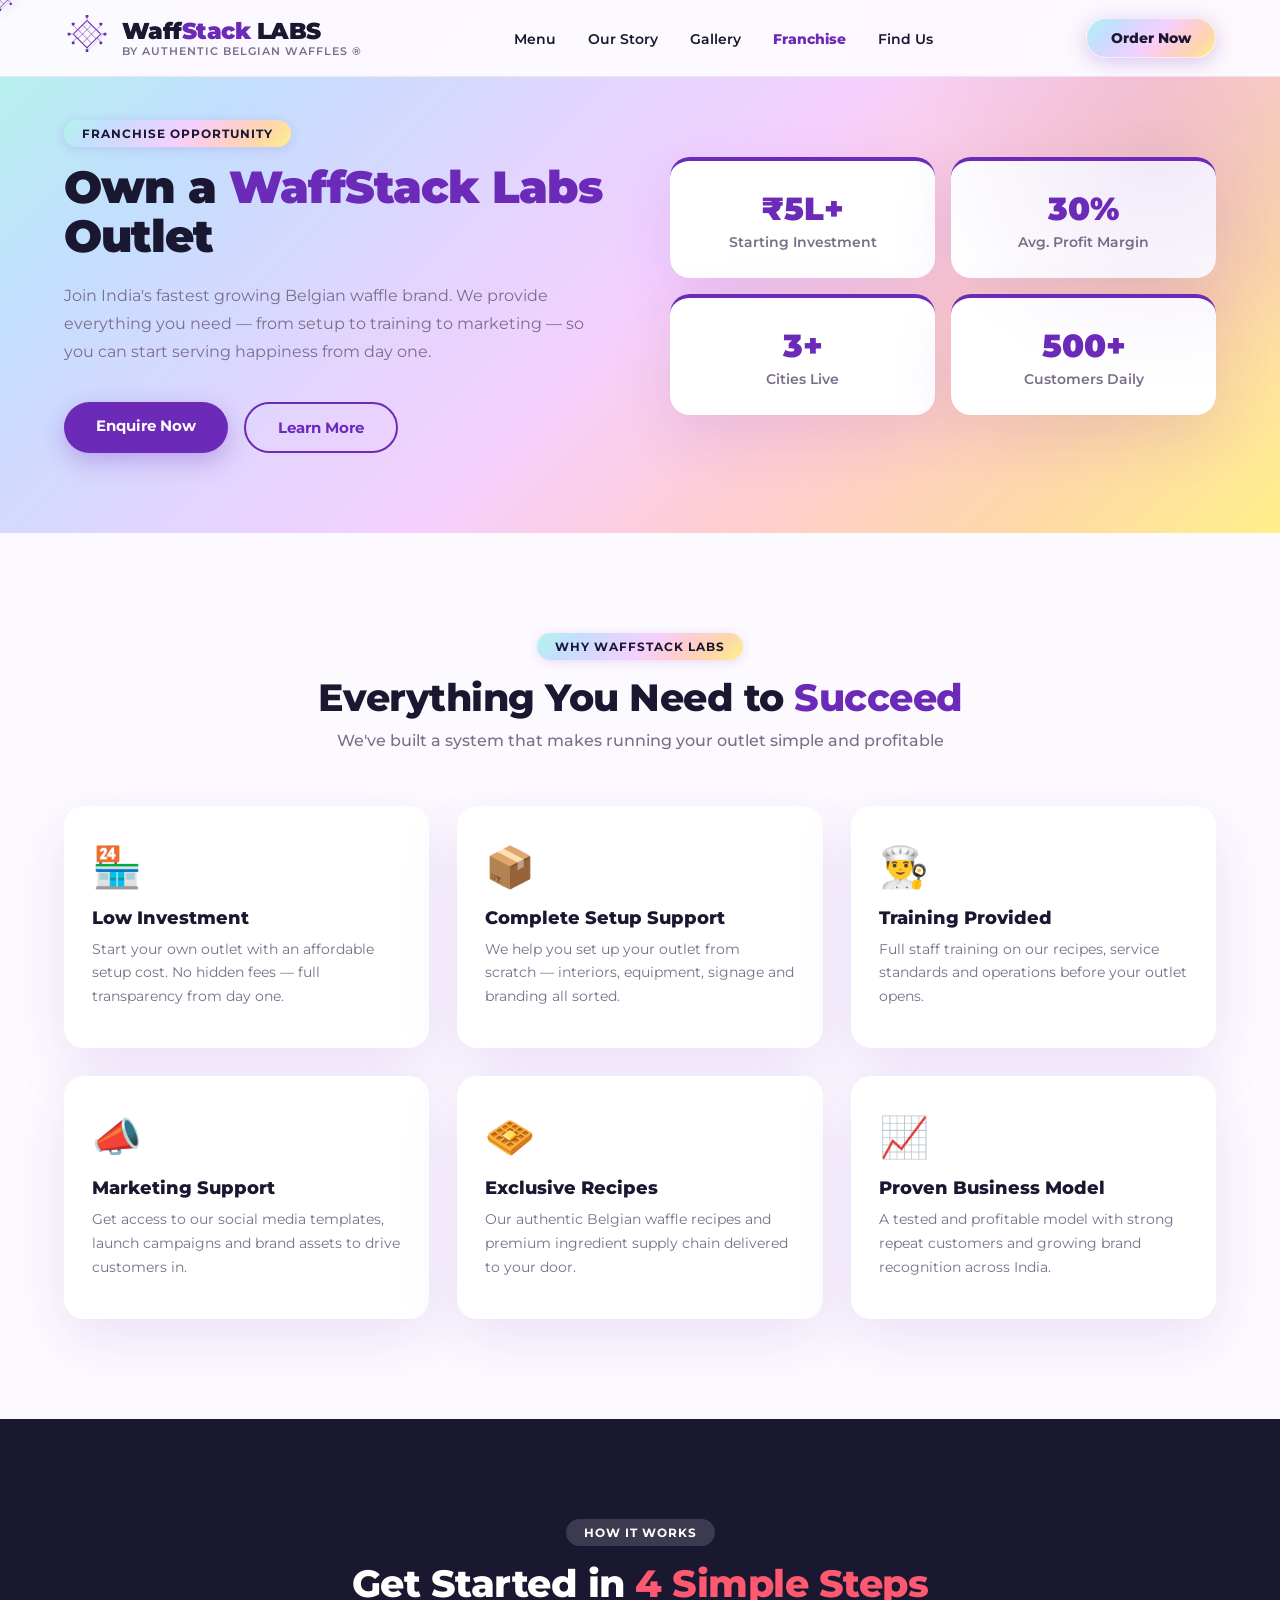
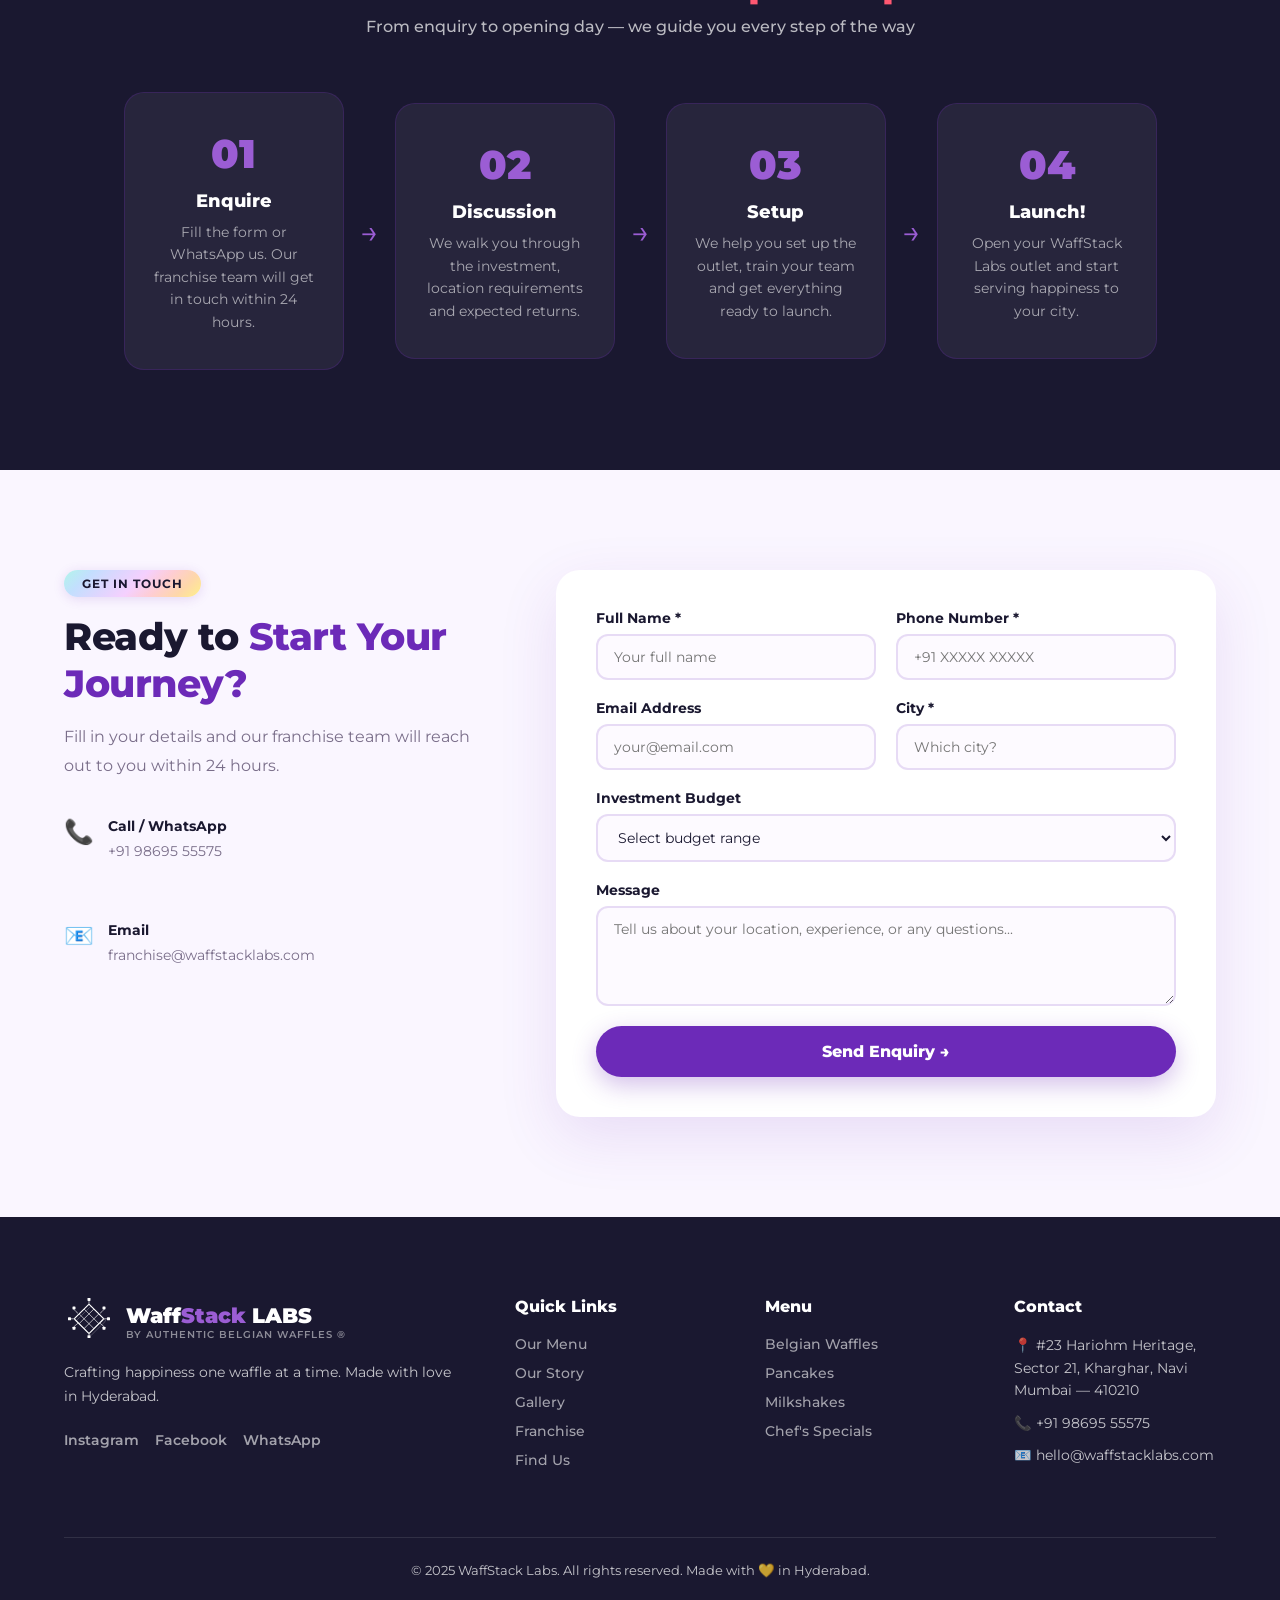
<file: franchise.html>
<!DOCTYPE html>
<html lang="en">
<head>
    <meta charset="UTF-8">
    <meta name="viewport" content="width=device-width, initial-scale=1.0">
    <title>Franchise – WaffStack Labs</title>
    <meta name="description" content="Own a WaffStack Labs Belgian Waffle franchise. Low investment, high returns, full support.">
    <link rel="preconnect" href="https://fonts.googleapis.com">
    <link rel="preconnect" href="https://fonts.gstatic.com" crossorigin>
    <link href="https://fonts.googleapis.com/css2?family=Montserrat:wght@400;500;600;700;800;900&display=swap" rel="stylesheet">
    <link rel="stylesheet" href="css/style.css">
    <link rel="stylesheet" href="css/franchise.css">
</head>
<body>

    <!-- NAVBAR -->
    <nav class="navbar" id="navbar">
        <div class="nav-container">
            <a href="index.html" class="logo">
                <img src="logo.svg" alt="WaffStack Labs" class="logo-icon">
                <div class="logo-text">Waff<span>Stack</span> LABS<small>By Authentic Belgian Waffles ®</small></div>
            </a>
            <ul class="nav-links">
                <li><a href="index.html#menu">Menu</a></li>
                <li><a href="index.html#story">Our Story</a></li>
                <li><a href="index.html#gallery">Gallery</a></li>
                <li><a href="franchise.html" class="active">Franchise</a></li>
                <li><a href="index.html#location">Find Us</a></li>
            </ul>
            <a href="https://wa.me/919869555575" class="btn-order" target="_blank">Order Now</a>
            <div class="hamburger" id="hamburger">
                <span></span><span></span><span></span>
            </div>
        </div>
        <div class="mobile-menu" id="mobileMenu">
            <ul>
                <li><a href="index.html#menu">Menu</a></li>
                <li><a href="index.html#story">Our Story</a></li>
                <li><a href="index.html#gallery">Gallery</a></li>
                <li><a href="franchise.html">Franchise</a></li>
                <li><a href="index.html#location">Find Us</a></li>
                <li><a href="https://wa.me/919869555575">Order Now</a></li>
            </ul>
        </div>
    </nav>

    <!-- FRANCHISE HERO -->
    <section class="fr-hero">
        <div class="container">
            <div class="fr-hero-inner">
                <div class="fr-hero-content">
                    <span class="tag">Franchise Opportunity</span>
                    <h1>Own a <span class="accent">WaffStack Labs</span> Outlet</h1>
                    <p>Join India's fastest growing Belgian waffle brand. We provide everything you need — from setup to training to marketing — so you can start serving happiness from day one.</p>
                    <div class="fr-hero-cta">
                        <a href="#enquire" class="btn-primary">Enquire Now</a>
                        <a href="#why" class="btn-secondary">Learn More</a>
                    </div>
                </div>
                <div class="fr-hero-stats">
                    <div class="fr-stat"><span>₹5L+</span><p>Starting Investment</p></div>
                    <div class="fr-stat"><span>30%</span><p>Avg. Profit Margin</p></div>
                    <div class="fr-stat"><span>3+</span><p>Cities Live</p></div>
                    <div class="fr-stat"><span>500+</span><p>Customers Daily</p></div>
                </div>
            </div>
        </div>
    </section>

    <!-- WHY SECTION -->
    <section class="fr-why" id="why">
        <div class="container">
            <div class="section-head">
                <span class="tag">Why WaffStack Labs</span>
                <h2>Everything You Need to <span class="accent">Succeed</span></h2>
                <p>We've built a system that makes running your outlet simple and profitable</p>
            </div>
            <div class="fr-why-grid">
                <div class="fr-why-card">
                    <div class="fr-why-icon">🏪</div>
                    <h3>Low Investment</h3>
                    <p>Start your own outlet with an affordable setup cost. No hidden fees — full transparency from day one.</p>
                </div>
                <div class="fr-why-card">
                    <div class="fr-why-icon">📦</div>
                    <h3>Complete Setup Support</h3>
                    <p>We help you set up your outlet from scratch — interiors, equipment, signage and branding all sorted.</p>
                </div>
                <div class="fr-why-card">
                    <div class="fr-why-icon">👨‍🍳</div>
                    <h3>Training Provided</h3>
                    <p>Full staff training on our recipes, service standards and operations before your outlet opens.</p>
                </div>
                <div class="fr-why-card">
                    <div class="fr-why-icon">📣</div>
                    <h3>Marketing Support</h3>
                    <p>Get access to our social media templates, launch campaigns and brand assets to drive customers in.</p>
                </div>
                <div class="fr-why-card">
                    <div class="fr-why-icon">🧇</div>
                    <h3>Exclusive Recipes</h3>
                    <p>Our authentic Belgian waffle recipes and premium ingredient supply chain delivered to your door.</p>
                </div>
                <div class="fr-why-card">
                    <div class="fr-why-icon">📈</div>
                    <h3>Proven Business Model</h3>
                    <p>A tested and profitable model with strong repeat customers and growing brand recognition across India.</p>
                </div>
            </div>
        </div>
    </section>

    <!-- STEPS SECTION -->
    <section class="fr-steps">
        <div class="container">
            <div class="section-head light">
                <span class="tag light">How It Works</span>
                <h2>Get Started in <span class="accent-gold">4 Simple Steps</span></h2>
                <p>From enquiry to opening day — we guide you every step of the way</p>
            </div>
            <div class="fr-steps-grid">
                <div class="fr-step">
                    <div class="step-num">01</div>
                    <h3>Enquire</h3>
                    <p>Fill the form or WhatsApp us. Our franchise team will get in touch within 24 hours.</p>
                </div>
                <div class="fr-step-arrow">→</div>
                <div class="fr-step">
                    <div class="step-num">02</div>
                    <h3>Discussion</h3>
                    <p>We walk you through the investment, location requirements and expected returns.</p>
                </div>
                <div class="fr-step-arrow">→</div>
                <div class="fr-step">
                    <div class="step-num">03</div>
                    <h3>Setup</h3>
                    <p>We help you set up the outlet, train your team and get everything ready to launch.</p>
                </div>
                <div class="fr-step-arrow">→</div>
                <div class="fr-step">
                    <div class="step-num">04</div>
                    <h3>Launch!</h3>
                    <p>Open your WaffStack Labs outlet and start serving happiness to your city.</p>
                </div>
            </div>
        </div>
    </section>

    <!-- ENQUIRY FORM -->
    <section class="fr-enquire" id="enquire">
        <div class="container">
            <div class="fr-enquire-grid">
                <div class="fr-enquire-left">
                    <span class="tag">Get In Touch</span>
                    <h2>Ready to <span class="accent">Start Your Journey?</span></h2>
                    <p>Fill in your details and our franchise team will reach out to you within 24 hours.</p>
                    <div class="fr-contact-info">
                        <div class="fr-contact-item">
                            <span>📞</span>
                            <div>
                                <h4>Call / WhatsApp</h4>
                                <p>+91 98695 55575</p>
                            </div>
                        </div>
                        <div class="fr-contact-item">
                            <span>📧</span>
                            <div>
                                <h4>Email</h4>
                                <p>franchise@waffstacklabs.com</p>
                            </div>
                        </div>
                    </div>
                </div>
                <div class="fr-enquire-right">
                    <form class="fr-form" id="frForm">
                        <div class="form-row">
                            <div class="form-group">
                                <label>Full Name *</label>
                                <input type="text" placeholder="Your full name" required>
                            </div>
                            <div class="form-group">
                                <label>Phone Number *</label>
                                <input type="tel" placeholder="+91 XXXXX XXXXX" required>
                            </div>
                        </div>
                        <div class="form-row">
                            <div class="form-group">
                                <label>Email Address</label>
                                <input type="email" placeholder="your@email.com">
                            </div>
                            <div class="form-group">
                                <label>City *</label>
                                <input type="text" placeholder="Which city?" required>
                            </div>
                        </div>
                        <div class="form-group">
                            <label>Investment Budget</label>
                            <select>
                                <option value="">Select budget range</option>
                                <option>₹5L – ₹10L</option>
                                <option>₹10L – ₹20L</option>
                                <option>₹20L – ₹50L</option>
                                <option>₹50L+</option>
                            </select>
                        </div>
                        <div class="form-group">
                            <label>Message</label>
                            <textarea placeholder="Tell us about your location, experience, or any questions..." rows="4"></textarea>
                        </div>
                        <button type="submit" class="btn-submit">Send Enquiry →</button>
                    </form>
                </div>
            </div>
        </div>
    </section>

    <!-- FOOTER -->
    <footer class="footer">
        <div class="container">
            <div class="footer-grid">
                <div class="f-brand">
                    <div class="f-logo">
                        <img src="logo.svg" alt="WaffStack Labs" class="f-logo-icon">
                        <div>Waff<span>Stack</span> LABS<small>By Authentic Belgian Waffles ®</small></div>
                    </div>
                    <p>Crafting happiness one waffle at a time. Made with love in Hyderabad.</p>
                    <div class="f-social">
                        <a href="https://instagram.com/waffstacklabs" target="_blank">Instagram</a>
                        <a href="https://facebook.com/waffstacklabs" target="_blank">Facebook</a>
                        <a href="https://wa.me/919869555575" target="_blank">WhatsApp</a>
                    </div>
                </div>
                <div class="f-links">
                    <h4>Quick Links</h4>
                    <ul>
                        <li><a href="index.html#menu">Our Menu</a></li>
                        <li><a href="index.html#story">Our Story</a></li>
                        <li><a href="index.html#gallery">Gallery</a></li>
                        <li><a href="franchise.html">Franchise</a></li>
                        <li><a href="index.html#location">Find Us</a></li>
                    </ul>
                </div>
                <div class="f-links">
                    <h4>Menu</h4>
                    <ul>
                        <li><a href="index.html#menu">Belgian Waffles</a></li>
                        <li><a href="index.html#menu">Pancakes</a></li>
                        <li><a href="index.html#menu">Milkshakes</a></li>
                        <li><a href="index.html#menu">Chef's Specials</a></li>
                    </ul>
                </div>
                <div class="f-contact">
                    <h4>Contact</h4>
                    <p>📍 #23 Hariohm Heritage, Sector 21, Kharghar, Navi Mumbai — 410210</p>
                    <p>📞 +91 98695 55575</p>
                    <p>📧 hello@waffstacklabs.com</p>
                </div>
            </div>
            <div class="footer-bottom">
                <p>© 2025 WaffStack Labs. All rights reserved. Made with 💛 in Hyderabad.</p>
            </div>
        </div>
    </footer>

    <script src="js/franchise.js"></script>
</body>
</html>
</file>
<file: css/style.css>
*, *::before, *::after { margin: 0; padding: 0; box-sizing: border-box; }

:root {
    --purple: #6C2AB8;
    --purple-dark: #4A1A8A;
    --purple-light: #9B5DD4;
    --navy: #1A1830;
    --pink: #FF5871;
    --blush: #F7D8D0;
    --lavender: #F0E6FF;
    --cream: #FAF6FF;
    --light: #FDFAFF;
    --text: #1A1830;
    --muted: #7A6E8A;
    --white: #fff;
    --shadow: 0 20px 60px rgba(108,42,184,0.12);
    --radius: 20px;
    --holo: linear-gradient(135deg, #b2f5ea 0%, #c3dffe 18%, #ddd6fe 35%, #f5d0fe 52%, #fecdd3 68%, #fed7aa 84%, #fef08a 100%);
}

html { scroll-behavior: smooth; }
body { font-family: 'Montserrat', sans-serif; background: var(--light); color: var(--text); overflow-x: hidden; cursor: none; }
* { cursor: none !important; }

/* Custom waffle cursor */
.waffle-cursor {
    position: fixed; width: 38px; height: 38px;
    pointer-events: none; z-index: 99999;
    transform: translate(-50%, -50%);
    transition: transform 0.15s ease, opacity 0.3s;
    filter: drop-shadow(0 2px 6px rgba(108,42,184,0.4));
}
.waffle-cursor img { width: 100%; height: 100%; object-fit: contain; }
.waffle-cursor.clicking { transform: translate(-50%, -50%) scale(0.8) rotate(20deg); }
.waffle-cursor.hovering { transform: translate(-50%, -50%) scale(1.2) rotate(-10deg); }
.container { max-width: 1200px; margin: 0 auto; padding: 0 24px; }
.accent { color: var(--purple); }
.accent-gold { color: var(--pink); }

/* ── NAVBAR ── */
.navbar {
    position: fixed; top: 0; left: 0; right: 0; z-index: 1000;
    background: rgba(253,250,255,0.96); backdrop-filter: blur(20px);
    border-bottom: 1px solid rgba(108,42,184,0.1);
    transition: box-shadow 0.3s;
}
.navbar.scrolled { box-shadow: 0 4px 30px rgba(108,42,184,0.1); }
.nav-container { max-width: 1200px; margin: 0 auto; padding: 0 24px; display: flex; align-items: center; justify-content: space-between; height: 76px; }
.logo { display: flex; align-items: center; gap: 12px; text-decoration: none; }
.logo-icon { height: 48px; width: auto; }
.logo-text { font-size: 1.45rem; font-weight: 900; color: var(--navy); letter-spacing: -0.5px; line-height: 1.1; }
.logo-text span { color: var(--purple); }
.logo-text small { display: block; font-size: 0.7rem; font-weight: 600; color: var(--muted); letter-spacing: 1px; text-transform: uppercase; }
.nav-links { display: flex; list-style: none; gap: 32px; }
.nav-links a { text-decoration: none; color: var(--text); font-weight: 600; font-size: 0.9rem; transition: color 0.2s; }
.nav-links a:hover { color: var(--purple); }
.btn-order { background: var(--holo); color: var(--navy); padding: 10px 24px; border-radius: 50px; text-decoration: none; font-weight: 800; font-size: 0.88rem; transition: all 0.3s; box-shadow: 0 4px 20px rgba(108,42,184,0.25); border: 1.5px solid rgba(255,255,255,0.6); }
.btn-order:hover { transform: translateY(-2px); box-shadow: 0 8px 30px rgba(108,42,184,0.3); }
.hamburger { display: none; flex-direction: column; gap: 5px; cursor: pointer; }
.hamburger span { width: 25px; height: 2px; background: var(--navy); border-radius: 2px; }
.mobile-menu { display: none; background: var(--white); padding: 20px 24px; border-top: 1px solid rgba(108,42,184,0.1); }
.mobile-menu.open { display: block; }
.mobile-menu ul { list-style: none; display: flex; flex-direction: column; gap: 16px; }
.mobile-menu a { text-decoration: none; color: var(--text); font-weight: 600; font-size: 1rem; }

/* ── HERO ── */
.hero {
    min-height: 100vh; display: flex; align-items: center; flex-direction: column; justify-content: center;
    background: var(--holo);
    padding-top: 70px; position: relative; overflow: hidden;
}
.hero-inner {
    max-width: 1200px; width: 100%; margin: 0 auto;
    padding: 40px 40px 0; display: flex; align-items: center; gap: 60px; z-index: 2;
}
.hero::before { content: ''; position: absolute; top: -20%; right: -10%; width: 600px; height: 600px; background: radial-gradient(circle, rgba(108,42,184,0.1) 0%, transparent 70%); border-radius: 50%; pointer-events: none; }
.hero::after { content: ''; position: absolute; bottom: 20%; left: -10%; width: 400px; height: 400px; background: radial-gradient(circle, rgba(255,88,113,0.08) 0%, transparent 70%); border-radius: 50%; pointer-events: none; }
.hero-content { flex: 1; max-width: 540px; z-index: 2; }
.hero-badge { display: inline-block; background: rgba(108,42,184,0.12); color: var(--purple); padding: 8px 20px; border-radius: 50px; font-size: 0.82rem; font-weight: 700; margin-bottom: 24px; border: 1px solid rgba(108,42,184,0.25); }
.hero-title { font-size: clamp(2rem, 3.5vw, 3.5rem); font-weight: 900; line-height: 1.15; color: var(--navy); margin-bottom: 20px; letter-spacing: -1px; }
.hero-accent { color: var(--purple); }
.hero-subtitle { font-size: 1rem; color: var(--muted); line-height: 1.75; margin-bottom: 36px; }
.hero-cta { display: flex; gap: 16px; flex-wrap: wrap; }
.btn-primary { background: var(--purple); color: var(--white); padding: 14px 32px; border-radius: 50px; text-decoration: none; font-weight: 700; font-size: 0.95rem; transition: all 0.3s; box-shadow: 0 8px 25px rgba(108,42,184,0.3); }
.btn-primary:hover { background: var(--purple-dark); transform: translateY(-3px); box-shadow: 0 15px 35px rgba(108,42,184,0.4); }
.btn-secondary { background: transparent; color: var(--purple); padding: 14px 32px; border-radius: 50px; text-decoration: none; font-weight: 700; font-size: 0.95rem; border: 2px solid var(--purple); transition: all 0.3s; }
.btn-secondary:hover { background: var(--purple); color: var(--white); transform: translateY(-3px); }
.hero-visual { flex: 1; display: flex; justify-content: center; align-items: center; z-index: 2; }
.hero-image-wrap { position: relative; width: 440px; height: 440px; }
.hero-img { width: 100%; height: 100%; object-fit: cover; border-radius: 50%; box-shadow: 0 30px 80px rgba(108,42,184,0.2); animation: floatImg 3.5s ease-in-out infinite; }
@keyframes floatImg { 0%,100%{transform:translateY(0)} 50%{transform:translateY(-18px)} }
.float-badge { position: absolute; background: var(--white); padding: 10px 18px; border-radius: 50px; font-size: 0.82rem; font-weight: 700; box-shadow: 0 8px 25px rgba(108,42,184,0.15); white-space: nowrap; }
.b1 { top: 8%; right: -12%; animation: fb 2.2s ease-in-out infinite; }
.b2 { bottom: 22%; right: -18%; animation: fb 2.2s ease-in-out 0.5s infinite; }
.b3 { bottom: 8%; left: -12%; animation: fb 2.2s ease-in-out 1s infinite; }
@keyframes fb { 0%,100%{transform:translateY(0) rotate(-2deg)} 50%{transform:translateY(-8px) rotate(2deg)} }
.hero-wave { position: absolute; bottom: -1px; left: 0; right: 0; }
.hero-wave svg { width: 100%; height: 80px; display: block; }

/* ── STATS ── */
.stats { background: var(--holo); padding: 64px 0; }
.stats-grid { display: grid; grid-template-columns: repeat(4,1fr); gap: 24px; text-align: center; }
.stat-item { display: flex; flex-direction: column; align-items: center; }
.stat-num { font-size: 3rem; font-weight: 900; color: var(--purple); line-height: 1; }
.stat-sym { font-size: 1.6rem; font-weight: 900; color: var(--purple); }
.stat-item p { font-size: 0.85rem; color: var(--muted); font-weight: 600; margin-top: 6px; }

/* ── SECTION HEADERS ── */
.section-head { text-align: center; margin-bottom: 56px; }
.section-head.light h2 { color: var(--white); }
.section-head.light p { color: rgba(255,255,255,0.7); }
.section-head h2 { font-size: clamp(1.8rem,3vw,2.8rem); font-weight: 800; color: var(--navy); margin-bottom: 10px; letter-spacing: -0.5px; }
.section-head p { color: var(--muted); font-size: 1rem; font-weight: 500; }
.tag { display: inline-block; background: var(--holo); color: var(--navy); padding: 6px 18px; border-radius: 50px; font-size: 0.78rem; font-weight: 700; text-transform: uppercase; letter-spacing: 1px; margin-bottom: 14px; box-shadow: 0 2px 12px rgba(108,42,184,0.15); }
.tag.light { background: rgba(255,255,255,0.15); color: var(--white); box-shadow: none; }

/* ── MENU ── */
.menu-section { padding: 96px 0 0; background: var(--light); position: relative; }
.menu-tabs { display: flex; justify-content: center; gap: 12px; margin-bottom: 48px; flex-wrap: wrap; }
.tab { padding: 12px 28px; border-radius: 50px; border: 2px solid rgba(108,42,184,0.2); background: transparent; color: var(--muted); font-family: 'Montserrat',sans-serif; font-weight: 700; font-size: 0.9rem; cursor: pointer; transition: all 0.3s; }
.tab:hover { border-color: var(--purple); color: var(--purple); }
.tab.active { background: var(--purple); border-color: var(--purple); color: var(--white); box-shadow: 0 8px 20px rgba(108,42,184,0.3); }
.menu-grid { display: grid; grid-template-columns: repeat(auto-fill, minmax(260px,1fr)); gap: 28px; margin-bottom: 60px; }
.card { background: var(--white); border-radius: var(--radius); overflow: hidden; box-shadow: var(--shadow); transition: all 0.3s; animation: fadeUp 0.4s ease; }
.card:hover { transform: translateY(-8px); box-shadow: 0 30px 70px rgba(108,42,184,0.15); }
.card.hidden { display: none; }
@keyframes fadeUp { from{opacity:0;transform:translateY(20px)} to{opacity:1;transform:translateY(0)} }
.card-img { height: 200px; overflow: hidden; position: relative; }
.card-img img { width: 100%; height: 100%; object-fit: cover; transition: transform 0.4s; }
.card:hover .card-img img { transform: scale(1.08); }
.tag-best { position: absolute; top: 12px; left: 12px; background: var(--purple); color: var(--white); padding: 4px 12px; border-radius: 50px; font-size: 0.73rem; font-weight: 700; }
.tag-new { position: absolute; top: 12px; left: 12px; background: var(--pink); color: var(--white); padding: 4px 12px; border-radius: 50px; font-size: 0.73rem; font-weight: 700; }
.card-body { padding: 20px; }
.card-body h3 { font-size: 1.05rem; font-weight: 800; color: var(--navy); margin-bottom: 8px; }
.card-body p { font-size: 0.83rem; color: var(--muted); line-height: 1.6; margin-bottom: 16px; }
.card-foot { display: flex; align-items: center; justify-content: space-between; }
.price { font-size: 1.2rem; font-weight: 900; color: var(--purple); }
.add-btn { background: var(--purple); color: var(--white); border: none; padding: 8px 18px; border-radius: 50px; font-family: 'Montserrat',sans-serif; font-weight: 700; font-size: 0.82rem; cursor: pointer; transition: all 0.3s; }
.add-btn:hover { background: var(--purple-dark); transform: scale(1.05); }
.section-wave svg { width: 100%; height: 80px; display: block; }

/* ── SIGNATURE ── */
.signature-section { background: var(--navy); padding: 80px 0; }
.sig-grid { display: grid; grid-template-columns: 1fr 2fr 1fr; gap: 20px; height: 480px; }
.sig-card { position: relative; border-radius: var(--radius); overflow: hidden; cursor: pointer; }
.sig-card img { width: 100%; height: 100%; object-fit: cover; transition: transform 0.5s; }
.sig-card:hover img { transform: scale(1.07); }
.sig-overlay { position: absolute; bottom: 0; left: 0; right: 0; background: linear-gradient(transparent, rgba(26,24,48,0.92)); padding: 30px 20px 20px; color: var(--white); transform: translateY(60px); transition: transform 0.3s; }
.sig-card:hover .sig-overlay { transform: translateY(0); }
.sig-overlay h3 { font-size: 1.1rem; font-weight: 800; margin-bottom: 6px; }
.sig-overlay p { font-size: 0.82rem; opacity: 0.8; margin-bottom: 10px; }
.sig-overlay span { background: var(--purple); padding: 4px 14px; border-radius: 50px; font-weight: 700; font-size: 0.88rem; }

/* ── STORY ── */
.story-section { padding: 100px 0; background: var(--cream); }
.story-grid { display: grid; grid-template-columns: 1fr 1fr; gap: 80px; align-items: center; }
.story-left .tag { margin-bottom: 16px; }
.story-left h2 { font-size: clamp(1.8rem,3vw,2.4rem); font-weight: 800; color: var(--navy); margin-bottom: 20px; letter-spacing: -0.5px; }
.story-left p { color: var(--muted); line-height: 1.8; margin-bottom: 14px; font-size: 0.98rem; }
.values { display: flex; flex-direction: column; gap: 18px; margin-top: 28px; }
.val { display: flex; align-items: flex-start; gap: 16px; }
.val-icon { font-size: 1.8rem; flex-shrink: 0; }
.val h4 { font-size: 0.98rem; font-weight: 700; color: var(--navy); margin-bottom: 3px; }
.val p { font-size: 0.85rem; color: var(--muted); }
.story-right { position: relative; }
.story-right img { width: 100%; height: 500px; object-fit: cover; border-radius: 30px; box-shadow: var(--shadow); }
.story-badge { position: absolute; bottom: -20px; left: 30px; background: var(--purple); color: var(--white); padding: 16px 28px; border-radius: 20px; font-size: 1.2rem; font-weight: 800; box-shadow: 0 10px 30px rgba(108,42,184,0.4); }

/* ── GALLERY ── */
.gallery-section { padding: 100px 0; background: var(--light); }
.gallery-grid { display: grid; grid-template-columns: repeat(3,1fr); grid-template-rows: repeat(2,240px); gap: 14px; margin-bottom: 40px; }
.g-item { border-radius: var(--radius); overflow: hidden; position: relative; cursor: pointer; }
.g-item.tall { grid-row: span 2; }
.g-item.wide { grid-column: span 2; }
.g-item img { width: 100%; height: 100%; object-fit: cover; transition: transform 0.4s; }
.g-item:hover img { transform: scale(1.07); }
.g-hover { position: absolute; inset: 0; background: rgba(108,42,184,0.5); display: flex; align-items: center; justify-content: center; font-size: 2.5rem; opacity: 0; transition: opacity 0.3s; }
.g-item:hover .g-hover { opacity: 1; }
.gallery-cta { text-align: center; }
.btn-insta { display: inline-flex; align-items: center; gap: 10px; background: linear-gradient(135deg,#f09433,#e6683c,#dc2743,#cc2366,#bc1888); color: var(--white); padding: 14px 32px; border-radius: 50px; text-decoration: none; font-weight: 700; font-size: 1rem; transition: all 0.3s; box-shadow: 0 8px 25px rgba(220,39,67,0.3); }
.btn-insta:hover { transform: translateY(-3px); box-shadow: 0 15px 35px rgba(220,39,67,0.4); }

/* ── FRANCHISE ── */
.franchise-section { padding: 100px 0; background: var(--navy); }
.franchise-grid { display: grid; grid-template-columns: 1fr 1fr; gap: 80px; align-items: center; }
.franchise-left .tag { margin-bottom: 16px; }
.franchise-left h2 { font-size: clamp(1.8rem,3vw,2.6rem); font-weight: 800; color: var(--white); margin-bottom: 20px; letter-spacing: -0.5px; }
.franchise-left p { color: rgba(255,255,255,0.7); line-height: 1.8; margin-bottom: 32px; font-size: 0.98rem; }
.franchise-perks { display: flex; flex-direction: column; gap: 20px; margin-bottom: 36px; }
.perk { display: flex; align-items: flex-start; gap: 16px; }
.perk-icon { font-size: 1.8rem; flex-shrink: 0; }
.perk h4 { font-size: 0.98rem; font-weight: 700; color: var(--white); margin-bottom: 3px; }
.perk p { font-size: 0.85rem; color: rgba(255,255,255,0.6); }
.btn-franchise { display: inline-block; background: var(--purple); color: var(--white); padding: 14px 36px; border-radius: 50px; text-decoration: none; font-weight: 700; font-size: 1rem; transition: all 0.3s; box-shadow: 0 8px 25px rgba(108,42,184,0.4); }
.btn-franchise:hover { background: var(--purple-light); transform: translateY(-3px); box-shadow: 0 15px 35px rgba(108,42,184,0.5); }
.franchise-right { display: flex; flex-direction: column; gap: 24px; }
.franchise-card { display: grid; grid-template-columns: 1fr 1fr; gap: 16px; }
.f-stat { background: rgba(255,255,255,0.07); border: 1px solid rgba(108,42,184,0.3); border-radius: 16px; padding: 24px 20px; text-align: center; transition: background 0.3s; }
.f-stat:hover { background: rgba(108,42,184,0.2); }
.f-stat span { display: block; font-size: 2rem; font-weight: 900; color: var(--purple-light); margin-bottom: 6px; }
.f-stat p { font-size: 0.85rem; color: rgba(255,255,255,0.7); font-weight: 500; }
.franchise-right img { width: 100%; height: 260px; object-fit: cover; border-radius: 24px; opacity: 0.85; }

/* ── LOCATION ── */
.location-section { padding: 100px 0; background: var(--cream); }
.loc-grid { display: grid; grid-template-columns: repeat(3,1fr); gap: 28px; }
.loc-card { background: var(--white); padding: 40px 28px; border-radius: var(--radius); text-align: center; box-shadow: var(--shadow); transition: transform 0.3s; border-top: 4px solid var(--purple); }
.loc-card:hover { transform: translateY(-8px); }
.loc-icon { font-size: 3rem; margin-bottom: 18px; }
.loc-card h3 { font-size: 1.15rem; font-weight: 800; color: var(--navy); margin-bottom: 12px; }
.loc-card p { color: var(--muted); line-height: 1.7; margin-bottom: 6px; font-size: 0.93rem; }
.loc-card .highlight { color: var(--purple); font-weight: 700; margin-top: 10px; }
.btn-dir, .btn-wa { display: inline-block; margin-top: 16px; padding: 10px 24px; border-radius: 50px; text-decoration: none; font-weight: 700; font-size: 0.88rem; transition: all 0.3s; }
.btn-dir { background: var(--purple); color: var(--white); }
.btn-dir:hover { background: var(--purple-dark); }
.btn-wa { background: #25D366; color: var(--white); }
.btn-wa:hover { background: #128C7E; transform: translateY(-2px); }

/* ── FOOTER ── */
.footer { background: var(--navy); color: rgba(255,255,255,0.75); padding: 80px 0 0; }
.footer-grid { display: grid; grid-template-columns: 2fr 1fr 1fr 1fr; gap: 48px; padding-bottom: 60px; }
.f-logo { display: flex; align-items: center; gap: 12px; margin-bottom: 6px; }
.f-logo-icon { height: 52px; width: auto; filter: brightness(0) invert(1); }
.f-logo div { font-size: 1.3rem; font-weight: 900; color: var(--white); line-height: 1.1; }
.f-logo span { color: var(--purple-light); }
.f-logo small { display: block; font-size: 0.6rem; font-weight: 600; color: rgba(255,255,255,0.5); letter-spacing: 1px; text-transform: uppercase; margin-top: 2px; }
.f-brand p { font-size: 0.88rem; line-height: 1.7; margin-bottom: 22px; margin-top: 12px; }
.f-social { display: flex; gap: 16px; }
.f-social a { color: rgba(255,255,255,0.6); text-decoration: none; font-size: 0.88rem; font-weight: 600; transition: color 0.2s; }
.f-social a:hover { color: var(--purple-light); }
.f-links h4, .f-contact h4 { color: var(--white); font-size: 0.98rem; font-weight: 800; margin-bottom: 18px; }
.f-links ul { list-style: none; display: flex; flex-direction: column; gap: 10px; }
.f-links a { color: rgba(255,255,255,0.6); text-decoration: none; font-size: 0.88rem; font-weight: 500; transition: color 0.2s; }
.f-links a:hover { color: var(--purple-light); }
.f-contact p { font-size: 0.88rem; margin-bottom: 10px; line-height: 1.6; }
.footer-bottom { border-top: 1px solid rgba(255,255,255,0.1); padding: 24px 0; text-align: center; font-size: 0.83rem; }

/* ── RESPONSIVE ── */
@media (max-width: 1024px) {
    .sig-grid { grid-template-columns: 1fr 1fr; height: auto; }
    .sig-card.large { grid-column: span 2; height: 350px; }
    .sig-card { height: 280px; }
    .footer-grid { grid-template-columns: 1fr 1fr; gap: 32px; }
}
@media (max-width: 768px) {
    .nav-links, .btn-order { display: none; }
    .hamburger { display: flex; }
    .hero { padding-top: 70px; }
    .hero-inner { flex-direction: column; text-align: center; padding: 40px 24px 0; gap: 32px; }
    .hero-cta { justify-content: center; }
    .hero-visual { display: none; }
    .stats-grid { grid-template-columns: repeat(2,1fr); }
    .story-grid { grid-template-columns: 1fr; gap: 40px; }
    .franchise-grid { grid-template-columns: 1fr; gap: 48px; }
    .gallery-grid { grid-template-columns: repeat(2,1fr); grid-template-rows: auto; }
    .g-item.tall, .g-item.wide { grid-row: span 1; grid-column: span 1; height: 220px; }
    .loc-grid { grid-template-columns: 1fr; }
    .footer-grid { grid-template-columns: 1fr; }
    .sig-grid { grid-template-columns: 1fr; height: auto; }
    .sig-card.large { grid-column: span 1; height: 300px; }
    .sig-card { height: 260px; }
    .sig-overlay { transform: translateY(0); }
}
@media (max-width: 480px) {
    .menu-grid { grid-template-columns: 1fr; }
    .gallery-grid { grid-template-columns: 1fr; }
    .stats-grid { grid-template-columns: repeat(2,1fr); }
}
</file>
<file: css/franchise.css>
/* ── FRANCHISE PAGE ── */

.nav-links a.active { color: var(--purple); font-weight: 800; }

/* Hero */
.fr-hero {
    background: var(--holo);
    padding: 120px 0 80px; position: relative; overflow: hidden;
}
.fr-hero::before { content: ''; position: absolute; top: -20%; right: -10%; width: 500px; height: 500px; background: radial-gradient(circle, rgba(108,42,184,0.1) 0%, transparent 70%); border-radius: 50%; }
.fr-hero-inner { display: grid; grid-template-columns: 1fr 1fr; gap: 60px; align-items: center; }
.fr-hero-content .tag { margin-bottom: 16px; }
.fr-hero-content h1 { font-size: clamp(2rem, 3.5vw, 3.2rem); font-weight: 900; color: var(--navy); margin-bottom: 20px; letter-spacing: -1px; line-height: 1.1; }
.fr-hero-content p { font-size: 1rem; color: var(--muted); line-height: 1.75; margin-bottom: 36px; }
.fr-hero-cta { display: flex; gap: 16px; flex-wrap: wrap; }
.fr-hero-stats { display: grid; grid-template-columns: 1fr 1fr; gap: 16px; }
.fr-stat { background: var(--white); padding: 28px 20px; border-radius: 20px; text-align: center; box-shadow: var(--shadow); border-top: 4px solid var(--purple); }
.fr-stat span { display: block; font-size: 2rem; font-weight: 900; color: var(--purple); margin-bottom: 6px; }
.fr-stat p { font-size: 0.85rem; color: var(--muted); font-weight: 600; }

/* Why Section */
.fr-why { padding: 100px 0; background: var(--light); }
.fr-why-grid { display: grid; grid-template-columns: repeat(3,1fr); gap: 28px; }
.fr-why-card { background: var(--white); padding: 36px 28px; border-radius: var(--radius); box-shadow: var(--shadow); transition: transform 0.3s; border-bottom: 3px solid transparent; }
.fr-why-card:hover { transform: translateY(-8px); border-bottom-color: var(--purple); }
.fr-why-icon { font-size: 2.5rem; margin-bottom: 16px; }
.fr-why-card h3 { font-size: 1.1rem; font-weight: 800; color: var(--navy); margin-bottom: 10px; }
.fr-why-card p { font-size: 0.88rem; color: var(--muted); line-height: 1.7; }

/* Steps */
.fr-steps { background: var(--navy); padding: 100px 0; }
.fr-steps-grid { display: flex; align-items: center; justify-content: center; gap: 0; flex-wrap: wrap; }
.fr-step { background: rgba(255,255,255,0.06); border: 1px solid rgba(108,42,184,0.25); border-radius: 20px; padding: 36px 28px; text-align: center; flex: 1; min-width: 180px; max-width: 220px; }
.step-num { font-size: 2.5rem; font-weight: 900; color: var(--purple-light); margin-bottom: 12px; }
.fr-step h3 { font-size: 1.1rem; font-weight: 800; color: var(--white); margin-bottom: 10px; }
.fr-step p { font-size: 0.85rem; color: rgba(255,255,255,0.6); line-height: 1.65; }
.fr-step-arrow { font-size: 2rem; color: var(--purple-light); padding: 0 16px; flex-shrink: 0; }

/* Enquiry Form */
.fr-enquire { padding: 100px 0; background: var(--cream); }
.fr-enquire-grid { display: grid; grid-template-columns: 1fr 1.6fr; gap: 80px; align-items: start; }
.fr-enquire-left .tag { margin-bottom: 16px; }
.fr-enquire-left h2 { font-size: clamp(1.8rem,3vw,2.4rem); font-weight: 800; color: var(--navy); margin-bottom: 16px; letter-spacing: -0.5px; }
.fr-enquire-left p { color: var(--muted); line-height: 1.8; margin-bottom: 36px; }
.fr-contact-info { display: flex; flex-direction: column; gap: 20px; }
.fr-contact-item { display: flex; align-items: flex-start; gap: 14px; }
.fr-contact-item span { font-size: 1.5rem; flex-shrink: 0; }
.fr-contact-item h4 { font-size: 0.9rem; font-weight: 700; color: var(--navy); margin-bottom: 4px; }
.fr-contact-item p { font-size: 0.9rem; color: var(--muted); }

/* Form */
.fr-form { background: var(--white); padding: 40px; border-radius: 24px; box-shadow: var(--shadow); }
.form-row { display: grid; grid-template-columns: 1fr 1fr; gap: 20px; }
.form-group { display: flex; flex-direction: column; gap: 8px; margin-bottom: 20px; }
.form-group label { font-size: 0.85rem; font-weight: 700; color: var(--navy); }
.form-group input, .form-group select, .form-group textarea {
    padding: 12px 16px; border: 2px solid rgba(108,42,184,0.15); border-radius: 12px;
    font-family: 'Montserrat', sans-serif; font-size: 0.9rem; color: var(--text);
    background: var(--light); transition: border-color 0.3s; outline: none;
}
.form-group input:focus, .form-group select:focus, .form-group textarea:focus { border-color: var(--purple); }
.form-group textarea { resize: vertical; }
.btn-submit {
    width: 100%; background: var(--purple); color: var(--white); border: none;
    padding: 16px; border-radius: 50px; font-family: 'Montserrat', sans-serif;
    font-weight: 800; font-size: 1rem; cursor: pointer; transition: all 0.3s;
    box-shadow: 0 8px 25px rgba(108,42,184,0.3);
}
.btn-submit:hover { background: var(--purple-dark); transform: translateY(-2px); box-shadow: 0 15px 35px rgba(108,42,184,0.4); }

/* Responsive */
@media (max-width: 1024px) {
    .fr-why-grid { grid-template-columns: repeat(2,1fr); }
}
@media (max-width: 768px) {
    .fr-hero-inner { grid-template-columns: 1fr; }
    .fr-enquire-grid { grid-template-columns: 1fr; gap: 48px; }
    .fr-why-grid { grid-template-columns: 1fr; }
    .fr-steps-grid { flex-direction: column; align-items: center; }
    .fr-step-arrow { transform: rotate(90deg); padding: 8px 0; }
    .form-row { grid-template-columns: 1fr; }
    .fr-form { padding: 28px 20px; }
}
</file>
